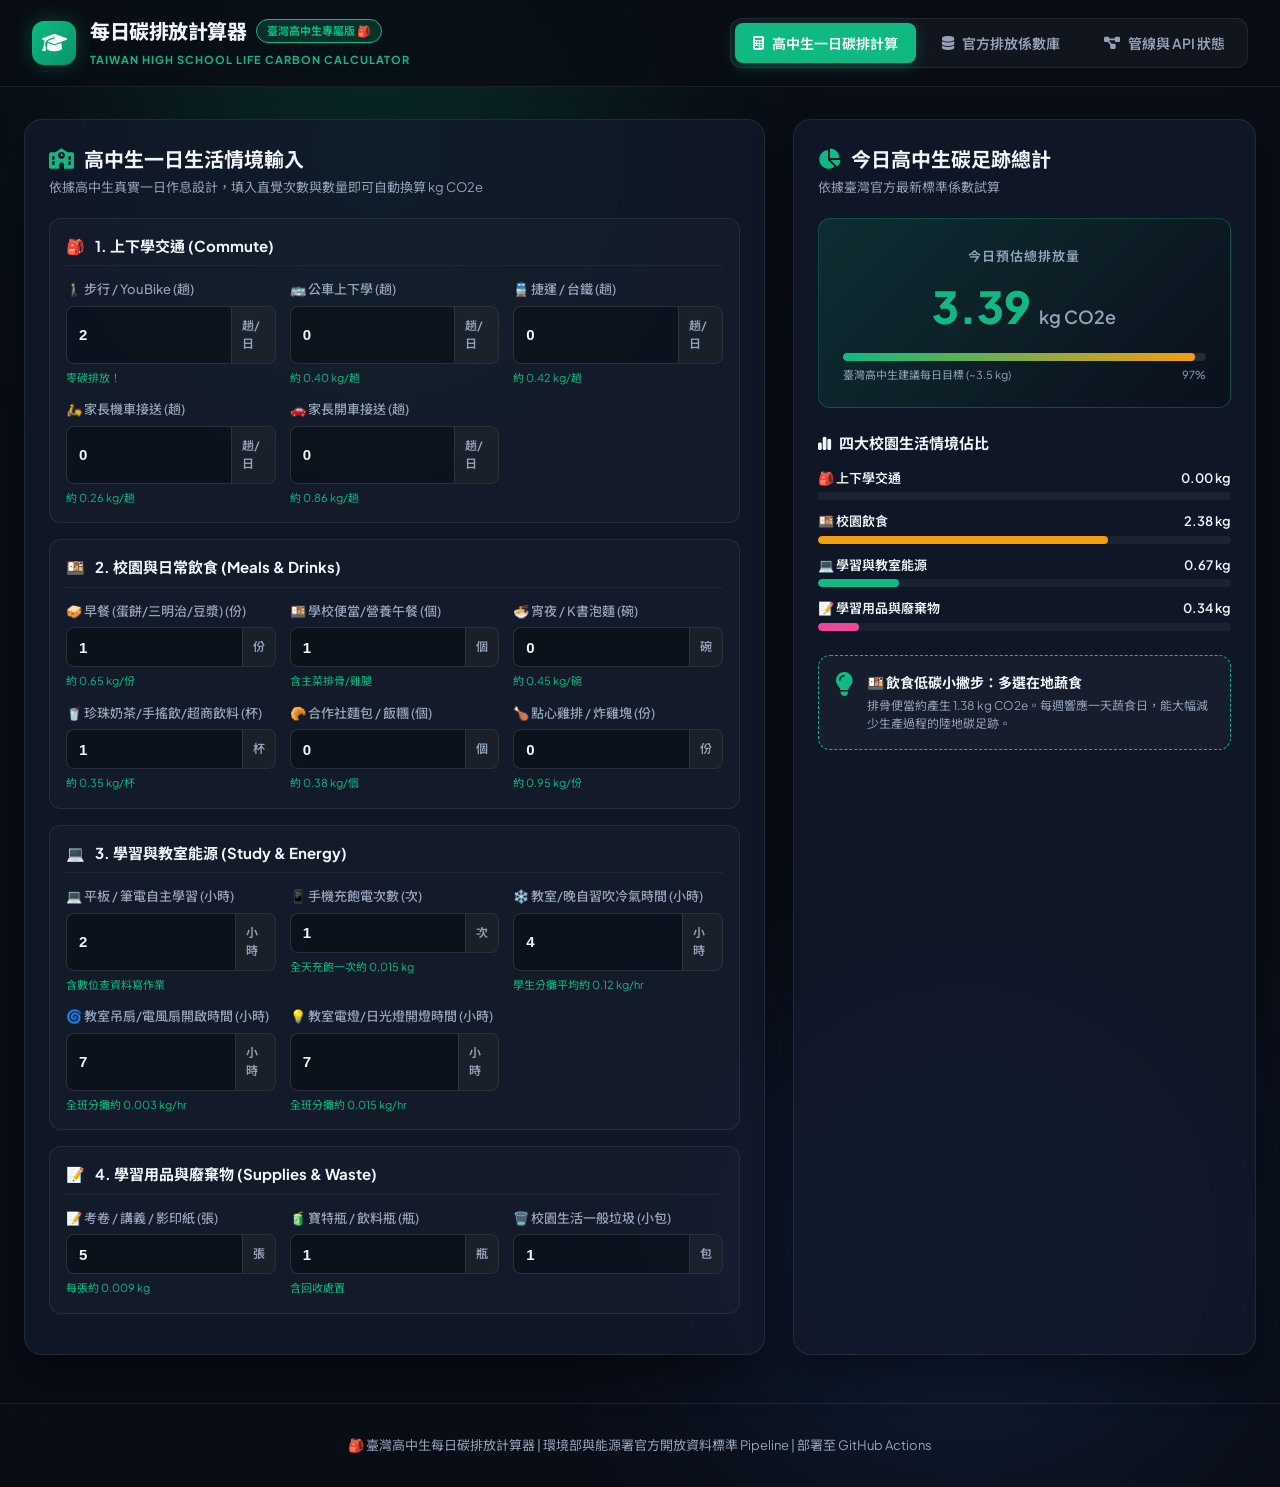
<file: index.html>
<!DOCTYPE html>
<html lang="zh-TW">
<head>
  <meta charset="UTF-8">
  <meta name="viewport" content="width=device-width, initial-scale=1.0">
  <title>每日碳排放計算器 | 臺灣高中生專屬版</title>
  <meta name="description" content="專為臺灣高中生設計的生活碳排放計算器，以直覺單位（趟、份、個、杯、碗、張、小時）試算每日生活碳足跡。">
  <!-- Google Fonts & FontAwesome -->
  <link rel="preconnect" href="https://fonts.googleapis.com">
  <link rel="preconnect" href="https://fonts.gstatic.com" crossorigin>
  <link href="https://fonts.googleapis.com/css2?family=Plus+Jakarta+Sans:wght@400;500;600;700;800&family=Noto+Sans+TC:wght@400;500;700;900&display=swap" rel="stylesheet">
  <link rel="stylesheet" href="https://cdnjs.cloudflare.com/ajax/libs/font-awesome/6.4.0/css/all.min.css">
  <link rel="stylesheet" href="web/styles.css">
</head>
<body>
  <!-- Background Glow Effects -->
  <div class="glow-orb orb-1"></div>
  <div class="glow-orb orb-2"></div>

  <!-- Header Navigation -->
  <header class="app-header">
    <div class="header-container">
      <div class="brand">
        <div class="brand-icon">
          <i class="fa-solid fa-graduation-cap"></i>
        </div>
        <div class="brand-text">
          <h1>每日碳排放計算器 <span class="badge-hs">臺灣高中生專屬版 🎒</span></h1>
          <span class="brand-subtitle">Taiwan High School Life Carbon Calculator</span>
        </div>
      </div>
      <nav class="header-nav">
        <button class="nav-btn active" data-target="tab-calculator" id="btn-nav-calc">
          <i class="fa-solid fa-calculator"></i> 高中生一日碳排計算
        </button>
        <button class="nav-btn" data-target="tab-database" id="btn-nav-db">
          <i class="fa-solid fa-database"></i> 官方排放係數庫
        </button>
        <button class="nav-btn" data-target="tab-pipeline" id="btn-nav-pipeline">
          <i class="fa-solid fa-diagram-project"></i> 管線與 API 狀態
        </button>
      </nav>
    </div>
  </header>

  <!-- Main Content Wrapper -->
  <main class="main-container">

    <!-- TAB 1: 高中生每日碳排放計算器 (Calculator View) -->
    <section id="tab-calculator" class="tab-content active">
      <div class="calculator-grid">
        <!-- Input Form Section -->
        <div class="calc-inputs-card glass-panel">
          <div class="card-header">
            <h2><i class="fa-solid fa-school text-emerald"></i> 高中生一日生活情境輸入</h2>
            <p class="subtitle">依據高中生真實一日作息設計，填入直覺次數與數量即可自動換算 kg CO2e</p>
          </div>

          <div class="scenario-accordion">
            <!-- Scenario 1: 上下學交通 -->
            <div class="scenario-group">
              <div class="scenario-header">
                <span class="scen-icon">🎒</span>
                <span class="scen-title">1. 上下學交通 (Commute)</span>
              </div>
              <div class="input-row-grid">
                <div class="input-field">
                  <label for="input-walk-bike">🚶‍♂️ 步行 / YouBike (趟)</label>
                  <div class="input-wrapper">
                    <input type="number" id="input-walk-bike" min="0" value="2" step="1">
                    <span class="unit-tag">趟/日</span>
                  </div>
                  <span class="hint-text">零碳排放！</span>
                </div>
                <div class="input-field">
                  <label for="input-bus">🚌 公車上下學 (趟)</label>
                  <div class="input-wrapper">
                    <input type="number" id="input-bus" min="0" value="0" step="1">
                    <span class="unit-tag">趟/日</span>
                  </div>
                  <span class="hint-text">約 0.40 kg/趟</span>
                </div>
                <div class="input-field">
                  <label for="input-mrt-train">🚆 捷運 / 台鐵 (趟)</label>
                  <div class="input-wrapper">
                    <input type="number" id="input-mrt-train" min="0" value="0" step="1">
                    <span class="unit-tag">趟/日</span>
                  </div>
                  <span class="hint-text">約 0.42 kg/趟</span>
                </div>
                <div class="input-field">
                  <label for="input-scooter-ride">🛵 家長機車接送 (趟)</label>
                  <div class="input-wrapper">
                    <input type="number" id="input-scooter-ride" min="0" value="0" step="1">
                    <span class="unit-tag">趟/日</span>
                  </div>
                  <span class="hint-text">約 0.26 kg/趟</span>
                </div>
                <div class="input-field">
                  <label for="input-car-ride">🚗 家長開車接送 (趟)</label>
                  <div class="input-wrapper">
                    <input type="number" id="input-car-ride" min="0" value="0" step="1">
                    <span class="unit-tag">趟/日</span>
                  </div>
                  <span class="hint-text">約 0.86 kg/趟</span>
                </div>
              </div>
            </div>

            <!-- Scenario 2: 校園與日常飲食 -->
            <div class="scenario-group">
              <div class="scenario-header">
                <span class="scen-icon">🍱</span>
                <span class="scen-title">2. 校園與日常飲食 (Meals & Drinks)</span>
              </div>
              <div class="input-row-grid">
                <div class="input-field">
                  <label for="input-breakfast">🥪 早餐 (蛋餅/三明治/豆漿) (份)</label>
                  <div class="input-wrapper">
                    <input type="number" id="input-breakfast" min="0" value="1" step="1">
                    <span class="unit-tag">份</span>
                  </div>
                  <span class="hint-text">約 0.65 kg/份</span>
                </div>
                <div class="input-field">
                  <label for="input-school-bento">🍱 學校便當/營養午餐 (個)</label>
                  <div class="input-wrapper">
                    <input type="number" id="input-school-bento" min="0" value="1" step="1">
                    <span class="unit-tag">個</span>
                  </div>
                  <span class="hint-text">含主菜排骨/雞腿</span>
                </div>
                <div class="input-field">
                  <label for="input-instant-noodle">🍜 宵夜 / K書泡麵 (碗)</label>
                  <div class="input-wrapper">
                    <input type="number" id="input-instant-noodle" min="0" value="0" step="1">
                    <span class="unit-tag">碗</span>
                  </div>
                  <span class="hint-text">約 0.45 kg/碗</span>
                </div>
                <div class="input-field">
                  <label for="input-boba-drink">🥤 珍珠奶茶/手搖飲/超商飲料 (杯)</label>
                  <div class="input-wrapper">
                    <input type="number" id="input-boba-drink" min="0" value="1" step="1">
                    <span class="unit-tag">杯</span>
                  </div>
                  <span class="hint-text">約 0.35 kg/杯</span>
                </div>
                <div class="input-field">
                  <label for="input-snack-bread">🥐 合作社麵包 / 飯糰 (個)</label>
                  <div class="input-wrapper">
                    <input type="number" id="input-snack-bread" min="0" value="0" step="1">
                    <span class="unit-tag">個</span>
                  </div>
                  <span class="hint-text">約 0.38 kg/個</span>
                </div>
                <div class="input-field">
                  <label for="input-meat-snack">🍗 點心雞排 / 炸雞塊 (份)</label>
                  <div class="input-wrapper">
                    <input type="number" id="input-meat-snack" min="0" value="0" step="1">
                    <span class="unit-tag">份</span>
                  </div>
                  <span class="hint-text">約 0.95 kg/份</span>
                </div>
              </div>
            </div>

            <!-- Scenario 3: 學習與教室能源 -->
            <div class="scenario-group">
              <div class="scenario-header">
                <span class="scen-icon">💻</span>
                <span class="scen-title">3. 學習與教室能源 (Study & Energy)</span>
              </div>
              <div class="input-row-grid">
                <div class="input-field">
                  <label for="input-laptop">💻 平板 / 筆電自主學習 (小時)</label>
                  <div class="input-wrapper">
                    <input type="number" id="input-laptop" min="0" value="2" step="0.5">
                    <span class="unit-tag">小時</span>
                  </div>
                  <span class="hint-text">含數位查資料寫作業</span>
                </div>
                <div class="input-field">
                  <label for="input-phone-charge">📱 手機充飽電次數 (次)</label>
                  <div class="input-wrapper">
                    <input type="number" id="input-phone-charge" min="0" value="1" step="1">
                    <span class="unit-tag">次</span>
                  </div>
                  <span class="hint-text">全天充飽一次約 0.015 kg</span>
                </div>
                <div class="input-field">
                  <label for="input-classroom-ac">❄️ 教室/晚自習吹冷氣時間 (小時)</label>
                  <div class="input-wrapper">
                    <input type="number" id="input-classroom-ac" min="0" value="4" step="1">
                    <span class="unit-tag">小時</span>
                  </div>
                  <span class="hint-text">學生分攤平均約 0.12 kg/hr</span>
                </div>
                <div class="input-field">
                  <label for="input-classroom-fan">🌀 教室吊扇/電風扇開啟時間 (小時)</label>
                  <div class="input-wrapper">
                    <input type="number" id="input-classroom-fan" min="0" value="7" step="1">
                    <span class="unit-tag">小時</span>
                  </div>
                  <span class="hint-text">全班分攤約 0.003 kg/hr</span>
                </div>
                <div class="input-field">
                  <label for="input-classroom-lights">💡 教室電燈/日光燈開燈時間 (小時)</label>
                  <div class="input-wrapper">
                    <input type="number" id="input-classroom-lights" min="0" value="7" step="1">
                    <span class="unit-tag">小時</span>
                  </div>
                  <span class="hint-text">全班分攤約 0.015 kg/hr</span>
                </div>
              </div>
            </div>

            <!-- Scenario 4: 學習用品與垃圾廢棄物 -->
            <div class="scenario-group">
              <div class="scenario-header">
                <span class="scen-icon">📝</span>
                <span class="scen-title">4. 學習用品與廢棄物 (Supplies & Waste)</span>
              </div>
              <div class="input-row-grid">
                <div class="input-field">
                  <label for="input-exam-paper">📝 考卷 / 講義 / 影印紙 (張)</label>
                  <div class="input-wrapper">
                    <input type="number" id="input-exam-paper" min="0" value="5" step="1">
                    <span class="unit-tag">張</span>
                  </div>
                  <span class="hint-text">每張約 0.009 kg</span>
                </div>
                <div class="input-field">
                  <label for="input-plastic-bottle">🧃 寶特瓶 / 飲料瓶 (瓶)</label>
                  <div class="input-wrapper">
                    <input type="number" id="input-plastic-bottle" min="0" value="1" step="1">
                    <span class="unit-tag">瓶</span>
                  </div>
                  <span class="hint-text">含回收處置</span>
                </div>
                <div class="input-field">
                  <label for="input-hs-trash">🗑️ 校園生活一般垃圾 (小包)</label>
                  <div class="input-wrapper">
                    <input type="number" id="input-hs-trash" min="0" value="1" step="1">
                    <span class="unit-tag">包</span>
                  </div>
                </div>
              </div>
            </div>
          </div>
        </div>

        <!-- Dashboard Summary & Chart Section -->
        <div class="calc-summary-card glass-panel">
          <div class="card-header">
            <h2><i class="fa-solid fa-chart-pie text-emerald"></i> 今日高中生碳足跡總計</h2>
            <p class="subtitle">依據臺灣官方最新標準係數試算</p>
          </div>

          <div class="total-result-box">
            <span class="result-label">今日預估總排放量</span>
            <div class="result-number">
              <span id="total-co2-val">0.00</span>
              <span class="result-unit">kg CO2e</span>
            </div>
            <div class="target-progress">
              <div class="progress-bar-bg">
                <div class="progress-bar-fill" id="co2-progress-fill" style="width: 40%;"></div>
              </div>
              <div class="progress-labels">
                <span>臺灣高中生建議每日目標 (~3.5 kg)</span>
                <span id="progress-percent-lbl">45%</span>
              </div>
            </div>
          </div>

          <!-- Breakdown Bar Visual -->
          <div class="breakdown-section">
            <h3><i class="fa-solid fa-chart-simple"></i> 四大校園生活情境佔比</h3>
            <div class="category-bars">
              <div class="cat-bar-item">
                <div class="cat-bar-header">
                  <span>🎒 上下學交通</span>
                  <span id="val-cat-transport">0.00 kg</span>
                </div>
                <div class="bar-track"><div class="bar-fill bg-transport" id="bar-transport" style="width: 0%;"></div></div>
              </div>
              <div class="cat-bar-item">
                <div class="cat-bar-header">
                  <span>🍱 校園飲食</span>
                  <span id="val-cat-food">0.00 kg</span>
                </div>
                <div class="bar-track"><div class="bar-fill bg-food" id="bar-food" style="width: 0%;"></div></div>
              </div>
              <div class="cat-bar-item">
                <div class="cat-bar-header">
                  <span>💻 學習與教室能源</span>
                  <span id="val-cat-energy">0.00 kg</span>
                </div>
                <div class="bar-track"><div class="bar-fill bg-energy" id="bar-energy" style="width: 0%;"></div></div>
              </div>
              <div class="cat-bar-item">
                <div class="cat-bar-header">
                  <span>📝 學習用品與廢棄物</span>
                  <span id="val-cat-waste">0.00 kg</span>
                </div>
                <div class="bar-track"><div class="bar-fill bg-waste" id="bar-waste" style="width: 0%;"></div></div>
              </div>
            </div>
          </div>

          <!-- Eco Advice Box -->
          <div class="eco-advice-card" id="eco-advice-card">
            <i class="fa-solid fa-lightbulb advice-icon"></i>
            <div>
              <h4 id="advice-title">高中生低碳行動提示</h4>
              <p id="advice-desc">騎 YouBike 或搭公車上下學，比讓家人開車接送每趟節省超過 0.4 kg 碳排放量！</p>
            </div>
          </div>
        </div>
      </div>
    </section>

    <!-- TAB 2: 官方排放係數庫 (Database Explorer View) -->
    <section id="tab-database" class="tab-content">
      <div class="db-explorer-panel glass-panel">
        <div class="db-controls">
          <div class="search-box">
            <i class="fa-solid fa-magnifying-glass search-icon"></i>
            <input type="text" id="db-search-input" placeholder="搜尋官方產品、廠商或係數關鍵字 (如: 公車, 捷運, 鮮乳, 便當, 影印紙)...">
          </div>
          <div class="category-tabs" id="db-category-tabs">
            <button class="cat-tab-btn active" data-cat="all">全部 <span class="badge" id="badge-all">0</span></button>
            <button class="cat-tab-btn" data-cat="transportation">🎒 上下學交通 <span class="badge" id="badge-transport">0</span></button>
            <button class="cat-tab-btn" data-cat="food">🍱 校園飲食 <span class="badge" id="badge-food">0</span></button>
            <button class="cat-tab-btn" data-cat="energy">💻 學習與教室能源 <span class="badge" id="badge-energy">0</span></button>
            <button class="cat-tab-btn" data-cat="waste_consumption">📝 學習用品與廢棄物 <span class="badge" id="badge-waste">0</span></button>
          </div>
        </div>

        <div class="table-responsive">
          <table class="db-table">
            <thead>
              <tr>
                <th>項目名稱</th>
                <th>排放係數 (coe)</th>
                <th>單位 (Unit)</th>
                <th>生活場景</th>
                <th>聲明書號</th>
                <th>審查機構 / 來源</th>
              </tr>
            </thead>
            <tbody id="db-table-body">
              <!-- Dynamically Populated -->
            </tbody>
          </table>
        </div>
      </div>
    </section>

    <!-- TAB 3: 管線與 API 狀態 (Pipeline & API Health View) -->
    <section id="tab-pipeline" class="tab-content">
      <div class="pipeline-dashboard">
        <div class="metrics-row">
          <div class="metric-card glass-panel">
            <div class="metric-icon"><i class="fa-solid fa-server"></i></div>
            <div class="metric-info">
              <span class="metric-label">官方 API 狀態</span>
              <span class="metric-val text-emerald" id="pipe-api-status">🟢 正常連線</span>
            </div>
          </div>
          <div class="metric-card glass-panel">
            <div class="metric-icon"><i class="fa-solid fa-bolt"></i></div>
            <div class="metric-info">
              <span class="metric-label">最新電力排碳係數</span>
              <span class="metric-val" id="pipe-elec-val">0.467 kg/度</span>
            </div>
          </div>
          <div class="metric-card glass-panel">
            <div class="metric-icon"><i class="fa-solid fa-boxes-stacked"></i></div>
            <div class="metric-info">
              <span class="metric-label">標準數據庫總筆數</span>
              <span class="metric-val" id="pipe-total-records">30 筆</span>
            </div>
          </div>
          <div class="metric-card glass-panel">
            <div class="metric-icon"><i class="fa-solid fa-clock"></i></div>
            <div class="metric-info">
              <span class="metric-label">上次更新時間</span>
              <span class="metric-val" id="pipe-last-updated">2026-08-28</span>
            </div>
          </div>
        </div>

        <!-- Workflow Diagram & API Details -->
        <div class="pipeline-details-grid">
          <div class="glass-panel detail-card">
            <h3><i class="fa-solid fa-link text-emerald"></i> 介接開放資料庫端點</h3>
            <ul class="endpoint-list">
              <li>
                <div class="ep-badge">MOENV API</div>
                <div class="ep-info">
                  <strong>環境部氣候變遷署 - 產品碳足跡排放係數 (CFP_P_02)</strong>
                  <code>https://data.moenv.gov.tw/api/v2/CFP_P_02</code>
                </div>
              </li>
              <li>
                <div class="ep-badge ep-moea">MOEA API</div>
                <div class="ep-info">
                  <strong>經濟部能源署 - 全台電力排碳係數 (0.467 kg CO2e/度)</strong>
                  <code>https://www.moeaea.gov.tw/</code>
                </div>
              </li>
            </ul>
          </div>

          <div class="glass-panel detail-card">
            <h3><i class="fa-solid fa-robot text-emerald"></i> CI/CD 自動化與 Fallback 保障</h3>
            <p>本專案每週一由 GitHub Actions 定時觸發 <code>scripts/fetch_official_data.py</code>，完成資料解析、關鍵字自動歸類與數據清洗。若 API 連線異常，系統會自動轉入 static fallback 機制。</p>
            <div class="action-btn-group">
              <button class="btn-primary" id="btn-trigger-sync">
                <i class="fa-solid fa-rotate"></i> 模擬管線即時同步測試
              </button>
            </div>
          </div>
        </div>
      </div>
    </section>

  </main>

  <footer class="app-footer">
    <p>🎒 臺灣高中生每日碳排放計算器 | 環境部與能源署官方開放資料標準 Pipeline | 部署至 GitHub Actions</p>
  </footer>

  <script src="web/app.js"></script>
</body>
</html>
</file>
<file: web/styles.css>
/* ==========================================================================
   每日碳排放計算器 (Daily Carbon Footprint Calculator) - CSS Stylesheet
   Design System: Emerald Glassmorphism & High-Contrast Dark Theme
   ========================================================================== */

:root {
  --bg-dark: #090d16;
  --bg-card: rgba(18, 26, 43, 0.75);
  --border-card: rgba(255, 255, 255, 0.08);
  --text-main: #f1f5f9;
  --text-muted: #94a3b8;
  
  --emerald-primary: #10b981;
  --emerald-glow: rgba(16, 185, 129, 0.3);
  --emerald-dark: #059669;

  /* Category accent colors */
  --cat-transport: #3b82f6;
  --cat-food: #f59e0b;
  --cat-energy: #10b981;
  --cat-waste: #ec4899;

  --font-family: 'Plus Jakarta Sans', 'Noto Sans TC', sans-serif;
  --radius-lg: 18px;
  --radius-md: 12px;
  --transition-fast: all 0.25s cubic-bezier(0.4, 0, 0.2, 1);
}

* {
  box-sizing: border-box;
  margin: 0;
  padding: 0;
}

body {
  background-color: var(--bg-dark);
  color: var(--text-main);
  font-family: var(--font-family);
  min-height: 100vh;
  overflow-x: hidden;
  position: relative;
  line-height: 1.5;
}

/* Background Ambient Orbs */
.glow-orb {
  position: absolute;
  width: 500px;
  height: 500px;
  border-radius: 50%;
  filter: blur(120px);
  z-index: -1;
  opacity: 0.15;
  pointer-events: none;
}
.orb-1 {
  top: -100px;
  left: 10%;
  background: var(--emerald-primary);
}
.orb-2 {
  bottom: 0;
  right: 5%;
  background: #3b82f6;
}

/* Glassmorphism Panel */
.glass-panel {
  background: var(--bg-card);
  backdrop-filter: blur(16px);
  -webkit-backdrop-filter: blur(16px);
  border: 1px solid var(--border-card);
  border-radius: var(--radius-lg);
  box-shadow: 0 20px 40px rgba(0, 0, 0, 0.4);
  padding: 24px;
}

/* App Header */
.app-header {
  background: rgba(9, 13, 22, 0.85);
  backdrop-filter: blur(12px);
  border-bottom: 1px solid var(--border-card);
  position: sticky;
  top: 0;
  z-index: 100;
  padding: 16px 32px;
}

.header-container {
  max-width: 1300px;
  margin: 0 auto;
  display: flex;
  justify-content: space-between;
  align-items: center;
}

.brand {
  display: flex;
  align-items: center;
  gap: 14px;
}

.brand-icon {
  width: 44px;
  height: 44px;
  background: linear-gradient(135deg, var(--emerald-primary), var(--emerald-dark));
  border-radius: 12px;
  display: flex;
  align-items: center;
  justify-content: center;
  font-size: 20px;
  color: #fff;
  box-shadow: 0 0 20px var(--emerald-glow);
}

.brand-text h1 {
  font-size: 20px;
  font-weight: 800;
  letter-spacing: -0.5px;
  display: flex;
  align-items: center;
  gap: 10px;
}

.badge-hs {
  background: rgba(16, 185, 129, 0.2);
  color: var(--emerald-primary);
  border: 1px solid var(--emerald-primary);
  font-size: 11px;
  font-weight: 700;
  padding: 3px 10px;
  border-radius: 20px;
  letter-spacing: 0;
}


.brand-subtitle {
  font-size: 11px;
  color: var(--emerald-primary);
  text-transform: uppercase;
  letter-spacing: 1px;
  font-weight: 700;
}

/* Header Navigation */
.header-nav {
  display: flex;
  gap: 8px;
  background: rgba(255, 255, 255, 0.04);
  padding: 4px;
  border-radius: var(--radius-md);
  border: 1px solid var(--border-card);
}

.nav-btn {
  background: transparent;
  border: none;
  color: var(--text-muted);
  font-family: inherit;
  font-size: 14px;
  font-weight: 600;
  padding: 10px 18px;
  border-radius: 8px;
  cursor: pointer;
  transition: var(--transition-fast);
  display: flex;
  align-items: center;
  gap: 8px;
}

.nav-btn:hover {
  color: var(--text-main);
}

.nav-btn.active {
  background: var(--emerald-primary);
  color: #fff;
  box-shadow: 0 4px 14px var(--emerald-glow);
}

/* Main Container & Tabs */
.main-container {
  max-width: 1300px;
  margin: 32px auto;
  padding: 0 24px;
}

.tab-content {
  display: none;
  animation: fadeIn 0.35s ease-in-out forwards;
}

.tab-content.active {
  display: block;
}

@keyframes fadeIn {
  from { opacity: 0; transform: translateY(8px); }
  to { opacity: 1; transform: translateY(0); }
}

/* Calculator Grid */
.calculator-grid {
  display: grid;
  grid-template-columns: 1.6fr 1fr;
  gap: 28px;
}

.card-header h2 {
  font-size: 20px;
  font-weight: 700;
  display: flex;
  align-items: center;
  gap: 10px;
  margin-bottom: 4px;
}

.card-header .subtitle {
  color: var(--text-muted);
  font-size: 13px;
  margin-bottom: 20px;
}

.text-emerald { color: var(--emerald-primary); }

/* Scenario Accordions & Inputs */
.scenario-group {
  background: rgba(255, 255, 255, 0.02);
  border: 1px solid var(--border-card);
  border-radius: var(--radius-md);
  padding: 16px;
  margin-bottom: 16px;
}

.scenario-header {
  display: flex;
  align-items: center;
  gap: 10px;
  font-weight: 700;
  font-size: 15px;
  margin-bottom: 14px;
  padding-bottom: 8px;
  border-bottom: 1px solid rgba(255, 255, 255, 0.05);
}

.input-row-grid {
  display: grid;
  grid-template-columns: repeat(auto-fit, minmax(160px, 1fr));
  gap: 14px;
}

.input-field {
  display: flex;
  flex-direction: column;
  gap: 6px;
}

.input-field label {
  font-size: 13px;
  color: var(--text-muted);
  font-weight: 500;
}

.input-wrapper {
  display: flex;
  align-items: center;
  background: rgba(0, 0, 0, 0.3);
  border: 1px solid rgba(255, 255, 255, 0.12);
  border-radius: 8px;
  overflow: hidden;
  transition: var(--transition-fast);
}

.input-wrapper:focus-within {
  border-color: var(--emerald-primary);
  box-shadow: 0 0 0 3px var(--emerald-glow);
}

.input-wrapper input {
  width: 100%;
  background: transparent;
  border: none;
  color: var(--text-main);
  padding: 10px 12px;
  font-size: 15px;
  font-weight: 700;
  outline: none;
}

.unit-tag {
  background: rgba(255, 255, 255, 0.06);
  color: var(--text-muted);
  font-size: 12px;
  font-weight: 600;
  padding: 10px 10px;
  border-left: 1px solid rgba(255, 255, 255, 0.08);
}

.hint-text {
  font-size: 11px;
  color: var(--emerald-primary);
}

/* Calculator Summary Box */
.total-result-box {
  background: linear-gradient(135deg, rgba(16, 185, 129, 0.15), rgba(9, 13, 22, 0.6));
  border: 1px solid rgba(16, 185, 129, 0.3);
  border-radius: var(--radius-md);
  padding: 24px;
  text-align: center;
  margin-bottom: 24px;
}

.result-label {
  font-size: 13px;
  color: var(--text-muted);
  text-transform: uppercase;
  letter-spacing: 1px;
  font-weight: 600;
}

.result-number {
  font-size: 44px;
  font-weight: 900;
  color: var(--emerald-primary);
  margin: 6px 0;
  display: flex;
  align-items: baseline;
  justify-content: center;
  gap: 8px;
}

.result-unit {
  font-size: 18px;
  color: var(--text-muted);
  font-weight: 600;
}

.target-progress {
  margin-top: 14px;
}

.progress-bar-bg {
  height: 8px;
  background: rgba(255, 255, 255, 0.1);
  border-radius: 4px;
  overflow: hidden;
  margin-bottom: 6px;
}

.progress-bar-fill {
  height: 100%;
  background: linear-gradient(90deg, var(--emerald-primary), #f59e0b);
  border-radius: 4px;
  transition: width 0.4s ease;
}

.progress-labels {
  display: flex;
  justify-content: space-between;
  font-size: 11px;
  color: var(--text-muted);
}

/* Breakdown Visual Bars */
.breakdown-section h3 {
  font-size: 15px;
  margin-bottom: 14px;
  display: flex;
  align-items: center;
  gap: 8px;
}

.category-bars {
  display: flex;
  flex-direction: column;
  gap: 12px;
}

.cat-bar-item {
  display: flex;
  flex-direction: column;
  gap: 4px;
}

.cat-bar-header {
  display: flex;
  justify-content: space-between;
  font-size: 13px;
  font-weight: 600;
}

.bar-track {
  height: 8px;
  background: rgba(255, 255, 255, 0.05);
  border-radius: 4px;
  overflow: hidden;
}

.bar-fill {
  height: 100%;
  border-radius: 4px;
  transition: width 0.4s ease;
}

.bg-transport { background: var(--cat-transport); }
.bg-food { background: var(--cat-food); }
.bg-energy { background: var(--cat-energy); }
.bg-waste { background: var(--cat-waste); }

.eco-advice-card {
  margin-top: 24px;
  background: rgba(255, 255, 255, 0.03);
  border: 1px dashed var(--emerald-primary);
  border-radius: var(--radius-md);
  padding: 16px;
  display: flex;
  align-items: flex-start;
  gap: 14px;
}

.advice-icon {
  font-size: 24px;
  color: var(--emerald-primary);
}

.eco-advice-card h4 {
  font-size: 14px;
  margin-bottom: 4px;
}

.eco-advice-card p {
  font-size: 12px;
  color: var(--text-muted);
  line-height: 1.5;
}

/* TAB 2: Database Explorer */
.db-controls {
  display: flex;
  flex-direction: column;
  gap: 16px;
  margin-bottom: 24px;
}

.search-box {
  position: relative;
}

.search-icon {
  position: absolute;
  left: 16px;
  top: 50%;
  transform: translateY(-50%);
  color: var(--text-muted);
}

.search-box input {
  width: 100%;
  background: rgba(0, 0, 0, 0.4);
  border: 1px solid var(--border-card);
  border-radius: var(--radius-md);
  padding: 14px 16px 14px 44px;
  color: var(--text-main);
  font-family: inherit;
  font-size: 15px;
  outline: none;
  transition: var(--transition-fast);
}

.search-box input:focus {
  border-color: var(--emerald-primary);
  box-shadow: 0 0 0 3px var(--emerald-glow);
}

.category-tabs {
  display: flex;
  gap: 8px;
  flex-wrap: wrap;
}

.cat-tab-btn {
  background: rgba(255, 255, 255, 0.04);
  border: 1px solid var(--border-card);
  color: var(--text-muted);
  padding: 8px 16px;
  border-radius: 20px;
  font-size: 13px;
  font-weight: 600;
  cursor: pointer;
  transition: var(--transition-fast);
  display: flex;
  align-items: center;
  gap: 6px;
}

.cat-tab-btn:hover {
  color: var(--text-main);
  background: rgba(255, 255, 255, 0.08);
}

.cat-tab-btn.active {
  background: var(--emerald-primary);
  color: #fff;
  border-color: var(--emerald-primary);
}

.badge {
  background: rgba(0, 0, 0, 0.25);
  padding: 2px 8px;
  border-radius: 10px;
  font-size: 11px;
}

/* Database Table */
.table-responsive {
  overflow-x: auto;
}

.db-table {
  width: 100%;
  border-collapse: collapse;
  text-align: left;
  font-size: 14px;
}

.db-table th {
  background: rgba(255, 255, 255, 0.03);
  color: var(--text-muted);
  padding: 14px 16px;
  font-weight: 600;
  border-bottom: 1px solid var(--border-card);
}

.db-table td {
  padding: 14px 16px;
  border-bottom: 1px solid rgba(255, 255, 255, 0.04);
}

.db-table tr:hover td {
  background: rgba(255, 255, 255, 0.02);
}

.coe-badge {
  background: rgba(16, 185, 129, 0.15);
  color: var(--emerald-primary);
  font-weight: 700;
  padding: 4px 10px;
  border-radius: 6px;
  font-family: monospace;
}

/* TAB 3: Pipeline Status */
.metrics-row {
  display: grid;
  grid-template-columns: repeat(auto-fit, minmax(220px, 1fr));
  gap: 20px;
  margin-bottom: 28px;
}

.metric-card {
  display: flex;
  align-items: center;
  gap: 16px;
}

.metric-icon {
  width: 50px;
  height: 50px;
  background: rgba(16, 185, 129, 0.15);
  color: var(--emerald-primary);
  border-radius: var(--radius-md);
  display: flex;
  align-items: center;
  justify-content: center;
  font-size: 22px;
}

.metric-info {
  display: flex;
  flex-direction: column;
}

.metric-label {
  font-size: 12px;
  color: var(--text-muted);
}

.metric-val {
  font-size: 18px;
  font-weight: 800;
}

.pipeline-details-grid {
  display: grid;
  grid-template-columns: 1fr 1fr;
  gap: 24px;
}

.detail-card h3 {
  font-size: 16px;
  margin-bottom: 16px;
  display: flex;
  align-items: center;
  gap: 8px;
}

.endpoint-list {
  list-style: none;
  display: flex;
  flex-direction: column;
  gap: 14px;
}

.endpoint-list li {
  display: flex;
  align-items: center;
  gap: 14px;
  background: rgba(0, 0, 0, 0.2);
  padding: 12px 16px;
  border-radius: var(--radius-md);
}

.ep-badge {
  background: #0284c7;
  color: #fff;
  font-size: 11px;
  font-weight: 700;
  padding: 4px 8px;
  border-radius: 4px;
}

.ep-moea { background: #d97706; }

.ep-info code {
  display: block;
  font-family: monospace;
  font-size: 12px;
  color: var(--text-muted);
  margin-top: 2px;
}

.btn-primary {
  background: linear-gradient(135deg, var(--emerald-primary), var(--emerald-dark));
  color: #fff;
  border: none;
  padding: 12px 24px;
  border-radius: var(--radius-md);
  font-weight: 700;
  font-size: 14px;
  cursor: pointer;
  transition: var(--transition-fast);
  margin-top: 16px;
  box-shadow: 0 4px 14px var(--emerald-glow);
}

.btn-primary:hover {
  transform: translateY(-2px);
  box-shadow: 0 6px 20px var(--emerald-glow);
}

.app-footer {
  text-align: center;
  padding: 32px;
  color: var(--text-muted);
  font-size: 13px;
  border-top: 1px solid var(--border-card);
  margin-top: 48px;
}

/* Responsive adjustments */
@media (max-width: 900px) {
  .calculator-grid, .pipeline-details-grid {
    grid-template-columns: 1fr;
  }
  .header-container {
    flex-direction: column;
    gap: 16px;
  }
}
</file>
